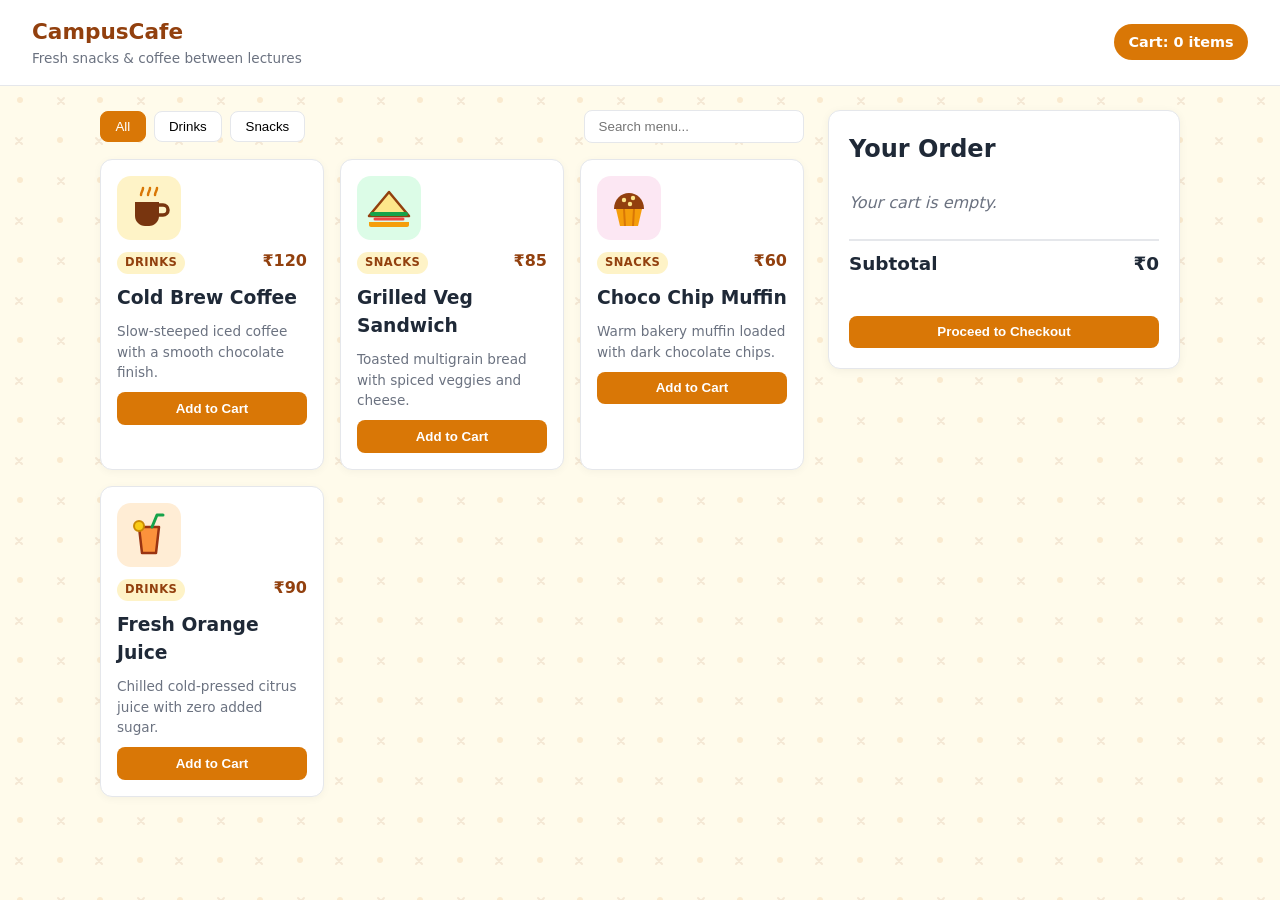
<file: CampusCafe-Debug-Task/index.html>
<!DOCTYPE html>
<html lang="en">
<head>
  <meta charset="UTF-8" />
  <meta name="viewport" content="width=device-width, initial-scale=1.0" />
  <title>CampusCafe — Student Order Portal</title>
  <link rel="stylesheet" href="styles/main.css" />
  <link rel="stylesheet" href="styles/theme.css" />
</head>
<body>
  <header class="topbar">
    <div class="brand">
      <h1>CampusCafe</h1>
      <p>Fresh snacks &amp; coffee between lectures</p>
    </div>
    <div class="cart-pill">
      Cart: <span id="cart-count">0</span> items
    </div>
  </header>

  <main class="container">
    <section>
      <div class="controls">
        <div class="filter-group">
          <button class="filter-btn active" data-category="all">All</button>
          <button class="filter-btn" data-category="drinks">Drinks</button>
          <button class="filter-btn" data-category="snacks">Snacks</button>
        </div>
        <input
          type="search"
          id="search-input"
          class="search-input"
          placeholder="Search menu..."
        />
      </div>

      <div id="menu-grid" class="menu-grid"></div>
    </section>

    <aside class="cart-panel">
      <h2>Your Order</h2>
      <ul id="cart-list" class="cart-list"></ul>

      <div class="summary-row summary-total">
        <span>Subtotal</span>
        <span>₹<span id="cart-subtotal">0</span></span>
      </div>

      <p id="cart-msg" class="msg-error"></p>

      <button id="checkout-btn" class="btn btn-primary" style="width: 100%; margin-top: 0.75rem;">
        Proceed to Checkout
      </button>
    </aside>
  </main>

  <script src="scripts/menuData.js"></script>
  <script src="scripts/app.js"></script>
</body>
</html>
</file>
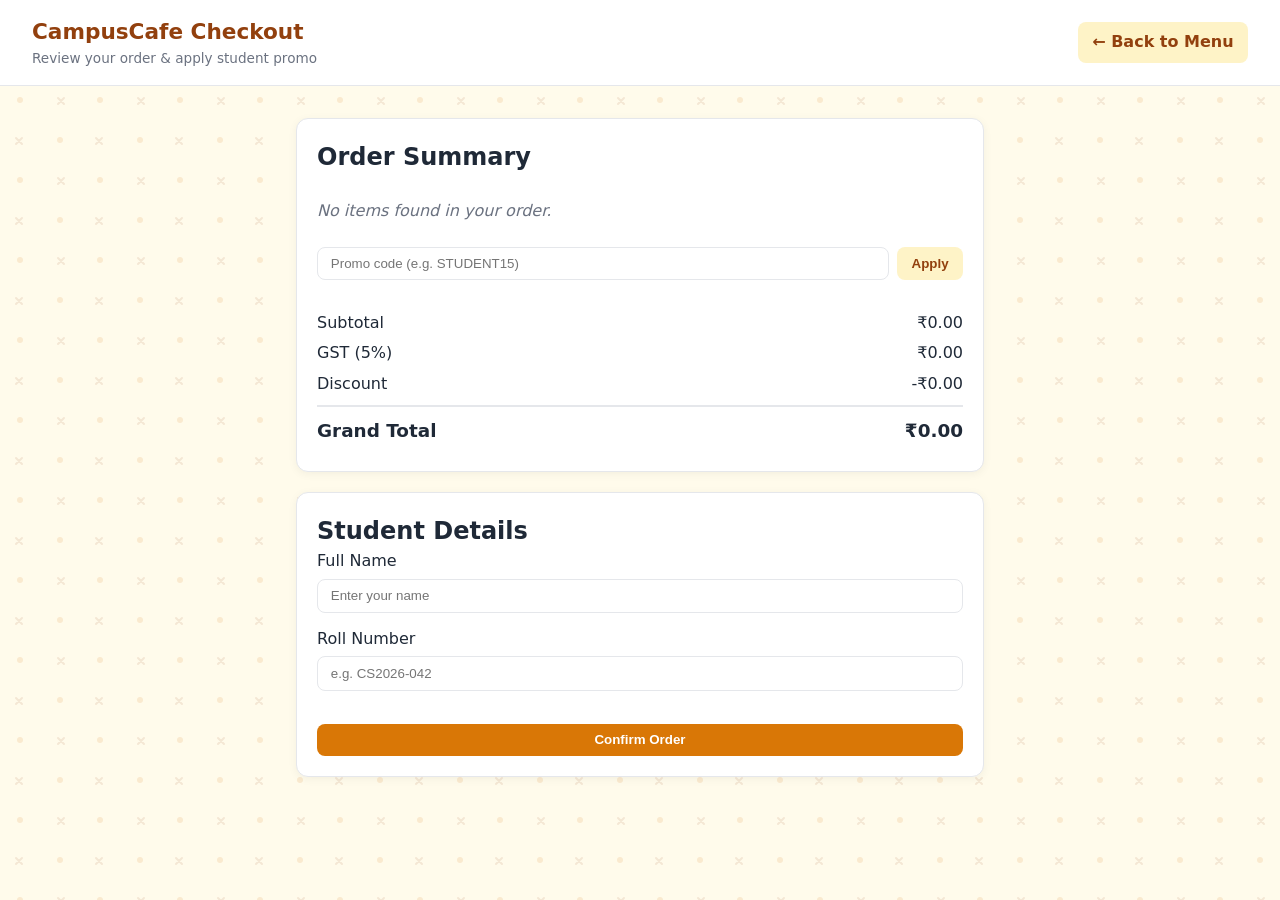
<file: CampusCafe-Debug-Task/pages/checkout.html>
<!DOCTYPE html>
<html lang="en">
<head>
  <meta charset="UTF-8" />
  <meta name="viewport" content="width=device-width, initial-scale=1.0" />
  <title>Checkout — CampusCafe</title>
  <link rel="stylesheet" href="../styles/main.css" />
  <link rel="stylesheet" href="../styles/theme.css" />
</head>
<body>
  <header class="topbar">
    <div class="brand">
      <h1>CampusCafe Checkout</h1>
      <p>Review your order &amp; apply student promo</p>
    </div>
    <a href="../index.html" class="btn btn-secondary">← Back to Menu</a>
  </header>

  <main class="checkout-wrapper">
    <section class="checkout-box">
      <h2>Order Summary</h2>
      <ul id="checkout-items" class="cart-list"></ul>

      <div class="promo-row">
        <input type="text" id="promo-input" placeholder="Promo code (e.g. STUDENT15)" />
        <button id="apply-promo-btn" type="button" class="btn btn-secondary">Apply</button>
      </div>
      <p id="promo-msg" class="msg-error"></p>

      <div class="summary-row">
        <span>Subtotal</span>
        <span>₹<span id="subtotal">0.00</span></span>
      </div>
      <div class="summary-row">
        <span>GST (5%)</span>
        <span>₹<span id="tax">0.00</span></span>
      </div>
      <div class="summary-row">
        <span>Discount</span>
        <span>-₹<span id="discount">0.00</span></span>
      </div>
      <div class="summary-row summary-total">
        <span>Grand Total</span>
        <span>₹<span id="grand-total">0.00</span></span>
      </div>
    </section>

    <section class="checkout-box">
      <h2>Student Details</h2>
      <form id="order-form">
        <div class="form-group">
          <label for="student-name">Full Name</label>
          <input type="text" id="student-name" placeholder="Enter your name" />
        </div>
        <div class="form-group">
          <label for="roll-number">Roll Number</label>
          <input type="text" id="roll-number" placeholder="e.g. CS2026-042" />
        </div>
        <p id="order-msg" class="msg-error"></p>
        <button type="submit" id="confirm-order-btn" class="btn btn-primary" style="width: 100%;">
          Confirm Order
        </button>
      </form>
    </section>
  </main>

  <script src="../scripts/checkout.js"></script>
</body>
</html>
</file>
<file: CampusCafe-Debug-Task/styles/main.css>
* {
  box-sizing: border-box;
  margin: 0;
  padding: 0;
}

body {
  font-family: "Segoe UI", system-ui, -apple-system, sans-serif;
  line-height: 1.5;
  min-height: 100vh;
}

.topbar {
  display: flex;
  justify-content: space-between;
  align-items: center;
  padding: 1rem 2rem;
  border-bottom: 1px solid var(--border);
  background: var(--surface);
  position: sticky;
  top: 0;
  z-index: 10;
}

.brand h1 {
  font-size: 1.35rem;
  color: var(--primary-dark);
}

.brand p {
  font-size: 0.85rem;
  color: var(--muted);
}

.cart-pill {
  background: var(--primary);
  color: #fff;
  padding: 0.45rem 0.9rem;
  border-radius: 999px;
  font-weight: 600;
  font-size: 0.9rem;
}

.container {
  max-width: 1120px;
  margin: 1.5rem auto;
  padding: 0 1.25rem;
  display: grid;
  grid-template-columns: 2fr 1fr;
  gap: 1.5rem;
}

.controls {
  display: flex;
  flex-wrap: wrap;
  gap: 0.75rem;
  align-items: center;
  justify-content: space-between;
  margin-bottom: 1rem;
}

.filter-group {
  display: flex;
  gap: 0.5rem;
}

.filter-btn {
  padding: 0.45rem 0.9rem;
  border: 1px solid var(--border);
  background: var(--surface);
  border-radius: 8px;
  cursor: pointer;
  font-weight: 500;
}

.filter-btn.active {
  background: var(--primary);
  color: #fff;
  border-color: var(--primary);
}

.search-input {
  padding: 0.5rem 0.85rem;
  border: 1px solid var(--border);
  border-radius: 8px;
  min-width: 220px;
  background: var(--surface);
}

.menu-grid {
  display: grid;
  grid-template-columns: repeat(auto-fill, minmax(220px, 1fr));
  gap: 1rem;
}

.card {
  background: var(--surface);
  border: 1px solid var(--border);
  border-radius: 12px;
  padding: 1rem;
  display: flex;
  flex-direction: column;
  gap: 0.6rem;
  box-shadow: 0 2px 8px rgba(0, 0, 0, 0.04);
}

.card img {
  width: 64px;
  height: 64px;
  object-fit: contain;
}

.card-header {
  display: flex;
  justify-content: space-between;
  align-items: baseline;
}

.category-tag {
  font-size: 0.72rem;
  text-transform: uppercase;
  letter-spacing: 0.04em;
  padding: 0.15rem 0.5rem;
  border-radius: 999px;
  background: var(--accent-soft);
  color: var(--primary-dark);
  font-weight: 600;
}

.price {
  font-weight: 700;
  color: var(--primary-dark);
}

.btn {
  padding: 0.55rem 0.9rem;
  border: none;
  border-radius: 8px;
  cursor: pointer;
  font-weight: 600;
  text-align: center;
  text-decoration: none;
  display: inline-block;
}

.btn-primary {
  background: var(--primary);
  color: #fff;
}

.btn-primary:hover {
  background: var(--primary-dark);
}

.btn-secondary {
  background: var(--accent-soft);
  color: var(--primary-dark);
}

.cart-panel,
.checkout-box {
  background: var(--surface);
  border: 1px solid var(--border);
  border-radius: 12px;
  padding: 1.25rem;
  height: fit-content;
  box-shadow: 0 2px 10px rgba(0, 0, 0, 0.05);
}

.cart-list {
  list-style: none;
  margin: 1rem 0;
  display: flex;
  flex-direction: column;
  gap: 0.65rem;
}

.cart-row {
  display: flex;
  justify-content: space-between;
  align-items: center;
  gap: 0.5rem;
  padding-bottom: 0.5rem;
  border-bottom: 1px dashed var(--border);
  font-size: 0.92rem;
}

.qty-controls {
  display: flex;
  align-items: center;
  gap: 0.35rem;
}

.qty-btn {
  width: 24px;
  height: 24px;
  border: 1px solid var(--border);
  background: #fff;
  border-radius: 6px;
  cursor: pointer;
  font-weight: 700;
}

.summary-row {
  display: flex;
  justify-content: space-between;
  margin: 0.4rem 0;
}

.summary-total {
  font-size: 1.15rem;
  font-weight: 700;
  border-top: 2px solid var(--border);
  padding-top: 0.6rem;
  margin-top: 0.6rem;
}

.checkout-wrapper {
  max-width: 720px;
  margin: 2rem auto;
  padding: 0 1rem;
  display: flex;
  flex-direction: column;
  gap: 1.25rem;
}

.form-group {
  display: flex;
  flex-direction: column;
  gap: 0.35rem;
  margin-bottom: 0.85rem;
}

.form-group input {
  padding: 0.55rem 0.8rem;
  border: 1px solid var(--border);
  border-radius: 8px;
}

.promo-row {
  display: flex;
  gap: 0.5rem;
  margin: 0.75rem 0 0.35rem;
}

.promo-row input {
  flex: 1;
  padding: 0.5rem 0.8rem;
  border: 1px solid var(--border);
  border-radius: 8px;
}

.msg-error {
  color: #b91c1c;
  font-size: 0.88rem;
  min-height: 1.2rem;
}

.msg-success {
  color: #15803d;
  font-size: 0.88rem;
  min-height: 1.2rem;
}

.empty-state {
  color: var(--muted);
  font-style: italic;
  padding: 0.5rem 0;
}

@media (max-width: 768px) {
  .container {
    grid-template-columns: 1fr;
  }
}
</file>
<file: CampusCafe-Debug-Task/styles/theme.css>
:root {
  --primary: #d97706;
  --primary-dark: #92400e;
  --accent-soft: #fef3c7;
  --surface: #ffffff;
  --border: #e5e7eb;
  --muted: #6b7280;
  --text: #1f2937;
}

body {
  color: var(--text);
  background-color: #fffbeb;
  background-image: url("../assets/bg-pattern.svg");
  background-repeat: repeat;
}
</file>
